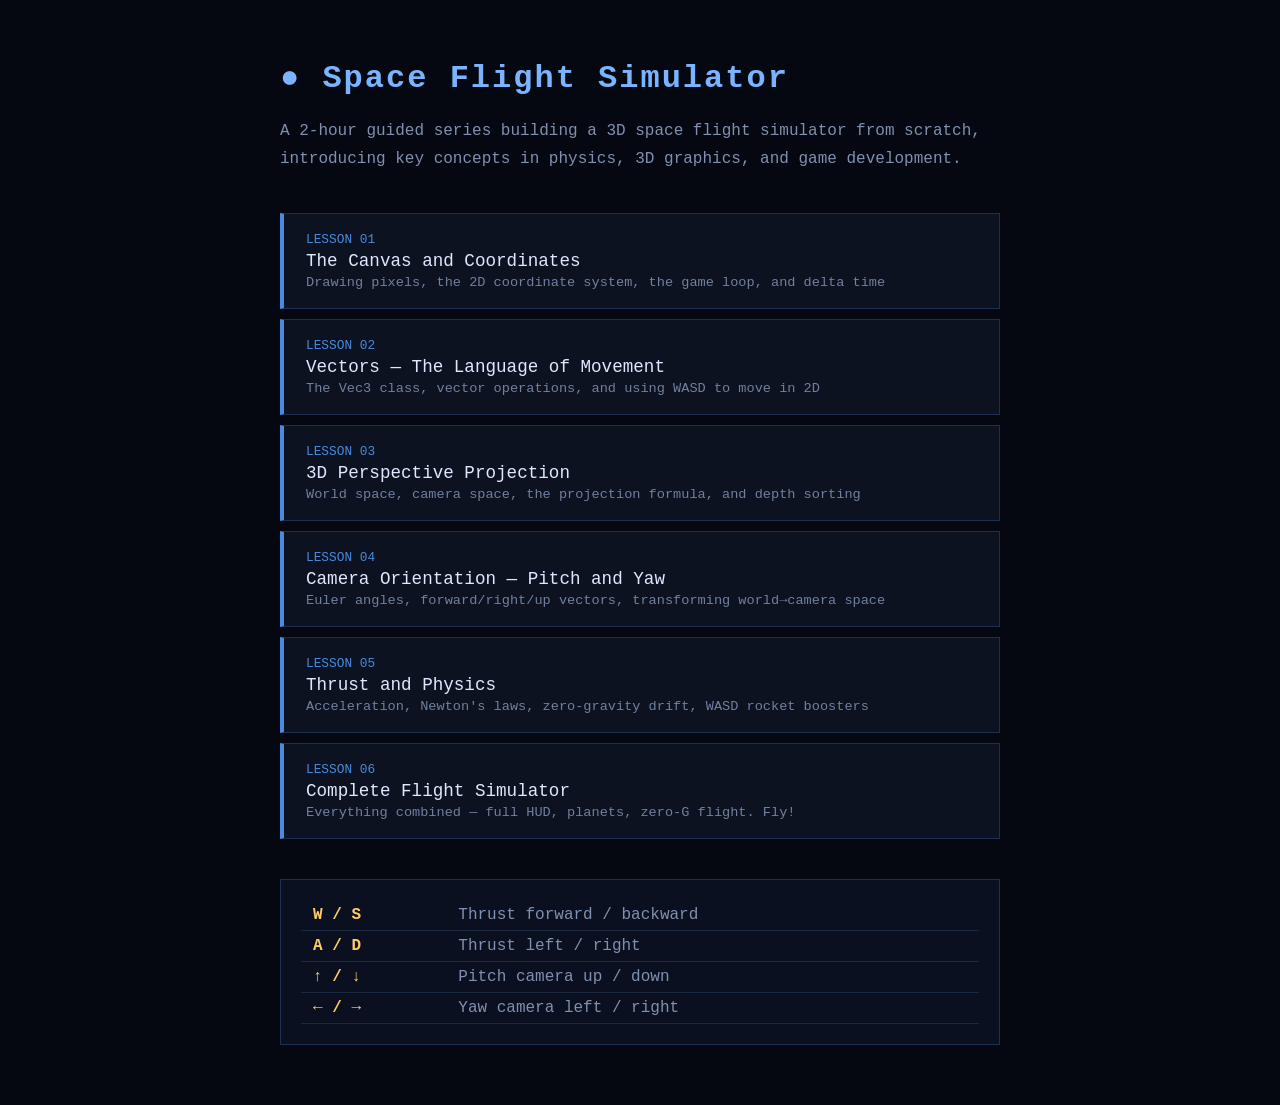
<file: space_flight_simulator/index.html>
<!DOCTYPE html>
<html lang="en">
<head>
  <meta charset="UTF-8">
  <title>Space Flight Simulator — Lesson Index</title>
  <style>
    body {
      background: #050810;
      color: #c8d0e8;
      font-family: 'Courier New', monospace;
      max-width: 720px;
      margin: 60px auto;
      padding: 0 20px;
    }
    h1 { color: #7ab4ff; letter-spacing: 2px; }
    p  { color: #8090b0; line-height: 1.7; }
    .lessons { margin-top: 40px; }
    .lesson {
      display: block;
      padding: 18px 22px;
      margin: 10px 0;
      background: #0c1220;
      border: 1px solid #1e3050;
      border-left: 4px solid #4a8adf;
      text-decoration: none;
      color: #c8d0e8;
      transition: border-color 0.2s, background 0.2s;
    }
    .lesson:hover { background: #112035; border-left-color: #7ab4ff; }
    .lesson .num  { color: #4a8adf; font-size: 0.8em; }
    .lesson .title { font-size: 1.1em; color: #e0e8ff; margin: 4px 0; }
    .lesson .desc  { font-size: 0.85em; color: #7080a0; }
    .controls {
      margin-top: 40px;
      padding: 20px;
      background: #0a1020;
      border: 1px solid #1e3050;
    }
    .controls table { border-collapse: collapse; width: 100%; }
    .controls td { padding: 6px 12px; border-bottom: 1px solid #1a2840; color: #8090b0; }
    .controls td:first-child { color: #ffcc66; font-weight: bold; }
  </style>
</head>
<body>

<h1>&#9679; Space Flight Simulator</h1>
<p>
  A 2-hour guided series building a 3D space flight simulator from scratch,
  introducing key concepts in physics, 3D graphics, and game development.
</p>

<div class="lessons">
  <a class="lesson" href="lesson_01_canvas/index.html">
    <div class="num">LESSON 01</div>
    <div class="title">The Canvas and Coordinates</div>
    <div class="desc">Drawing pixels, the 2D coordinate system, the game loop, and delta time</div>
  </a>
  <a class="lesson" href="lesson_02_vectors/index.html">
    <div class="num">LESSON 02</div>
    <div class="title">Vectors — The Language of Movement</div>
    <div class="desc">The Vec3 class, vector operations, and using WASD to move in 2D</div>
  </a>
  <a class="lesson" href="lesson_03_projection/index.html">
    <div class="num">LESSON 03</div>
    <div class="title">3D Perspective Projection</div>
    <div class="desc">World space, camera space, the projection formula, and depth sorting</div>
  </a>
  <a class="lesson" href="lesson_04_camera/index.html">
    <div class="num">LESSON 04</div>
    <div class="title">Camera Orientation — Pitch and Yaw</div>
    <div class="desc">Euler angles, forward/right/up vectors, transforming world→camera space</div>
  </a>
  <a class="lesson" href="lesson_05_physics/index.html">
    <div class="num">LESSON 05</div>
    <div class="title">Thrust and Physics</div>
    <div class="desc">Acceleration, Newton's laws, zero-gravity drift, WASD rocket boosters</div>
  </a>
  <a class="lesson" href="lesson_06_simulator/index.html">
    <div class="num">LESSON 06</div>
    <div class="title">Complete Flight Simulator</div>
    <div class="desc">Everything combined — full HUD, planets, zero-G flight. Fly!</div>
  </a>
</div>

<div class="controls">
  <table>
    <tr><td>W / S</td><td>Thrust forward / backward</td></tr>
    <tr><td>A / D</td><td>Thrust left / right</td></tr>
    <tr><td>↑ / ↓</td><td>Pitch camera up / down</td></tr>
    <tr><td>← / →</td><td>Yaw camera left / right</td></tr>
  </table>
</div>

</body>
</html>
</file>
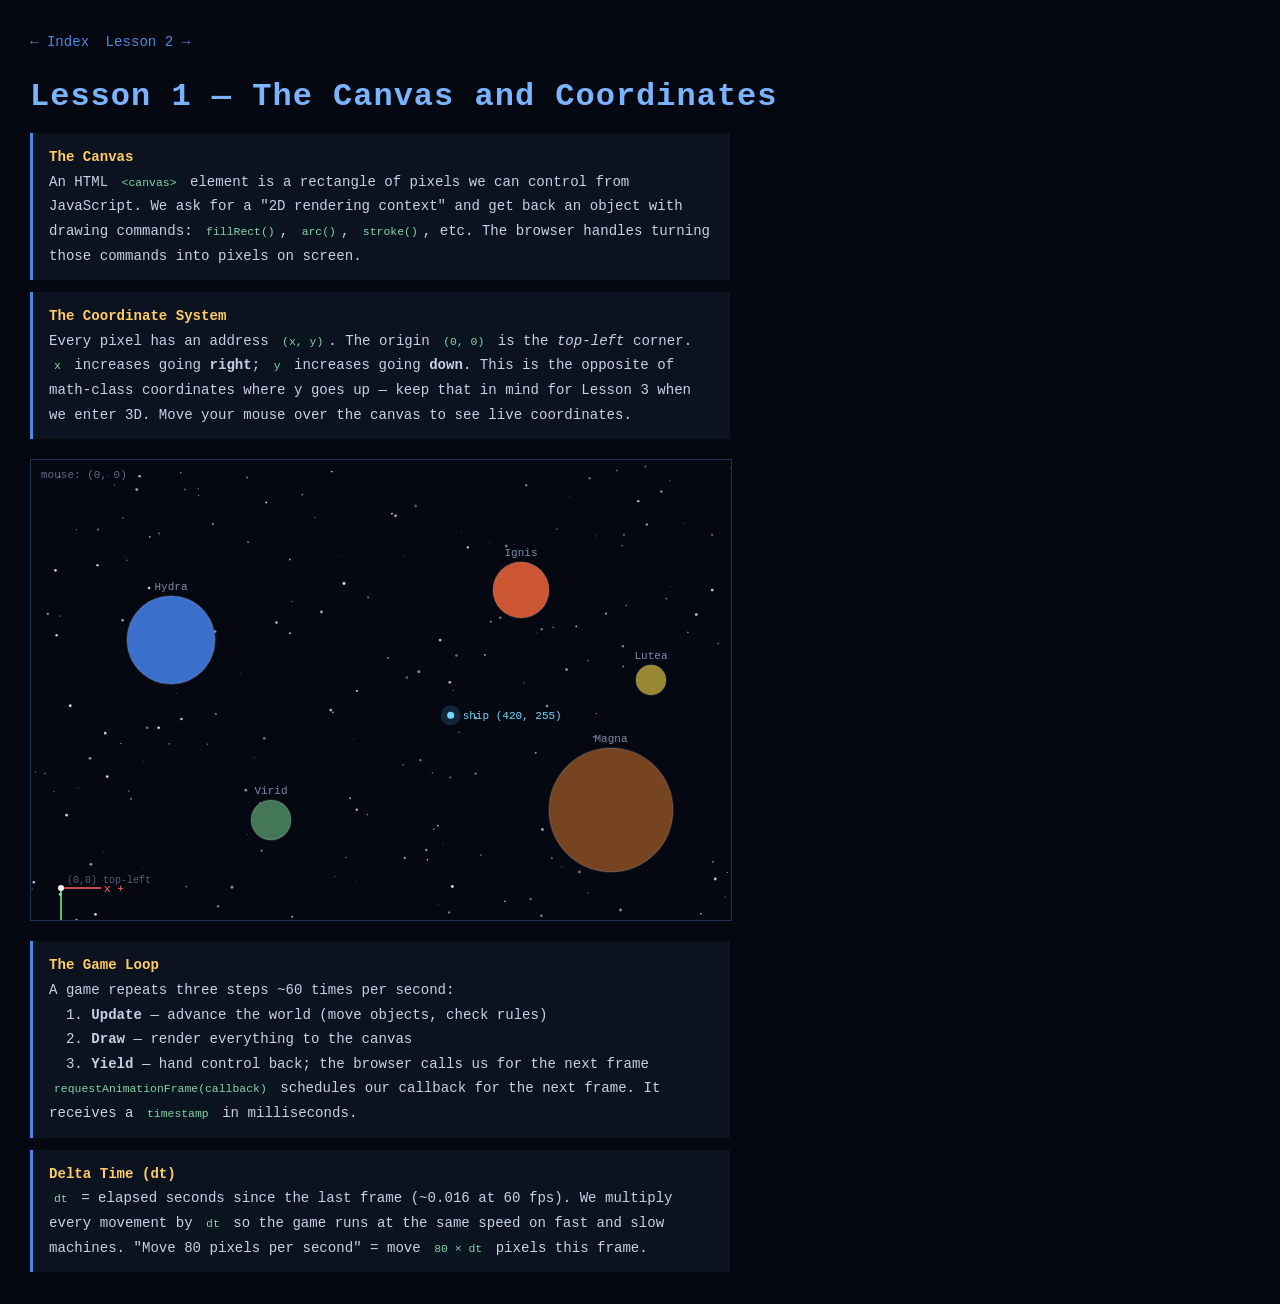
<file: space_flight_simulator/lesson_01_canvas/index.html>
<!DOCTYPE html>
<html lang="en">
<head>
  <meta charset="UTF-8">
  <title>Lesson 1 — Canvas &amp; Coordinates</title>
  <link rel="stylesheet" href="../common.css">
</head>
<body>

<nav>
  <a href="../index.html">← Index</a>
  <a href="../lesson_02_vectors/index.html">Lesson 2 →</a>
</nav>

<h1>Lesson 1 — The Canvas and Coordinates</h1>

<div class="card">
  <span class="label">The Canvas</span><br>
  An HTML <code>&lt;canvas&gt;</code> element is a rectangle of pixels we can control from JavaScript.
  We ask for a "2D rendering context" and get back an object with drawing commands:
  <code>fillRect()</code>, <code>arc()</code>, <code>stroke()</code>, etc.
  The browser handles turning those commands into pixels on screen.
</div>

<div class="card">
  <span class="label">The Coordinate System</span><br>
  Every pixel has an address <code>(x, y)</code>. The origin <code>(0, 0)</code> is the
  <em>top-left</em> corner. <code>x</code> increases going <strong>right</strong>;
  <code>y</code> increases going <strong>down</strong>. This is the opposite of math-class
  coordinates where y goes up — keep that in mind for Lesson 3 when we enter 3D.
  Move your mouse over the canvas to see live coordinates.
</div>

<canvas id="canvas" width="700" height="460"></canvas>

<div class="card">
  <span class="label">The Game Loop</span><br>
  A game repeats three steps ~60 times per second:<br>
  &nbsp; 1. <strong>Update</strong> — advance the world (move objects, check rules)<br>
  &nbsp; 2. <strong>Draw</strong> — render everything to the canvas<br>
  &nbsp; 3. <strong>Yield</strong> — hand control back; the browser calls us for the next frame<br>
  <code>requestAnimationFrame(callback)</code> schedules our callback for the next frame.
  It receives a <code>timestamp</code> in milliseconds.
</div>

<div class="card">
  <span class="label">Delta Time (dt)</span><br>
  <code>dt</code> = elapsed seconds since the last frame (~0.016 at 60 fps).
  We multiply every movement by <code>dt</code> so the game runs at the same speed on fast
  and slow machines. "Move 80 pixels per second" = move <code>80 × dt</code> pixels this frame.
</div>

<script src="main.js"></script>
</body>
</html>
</file>
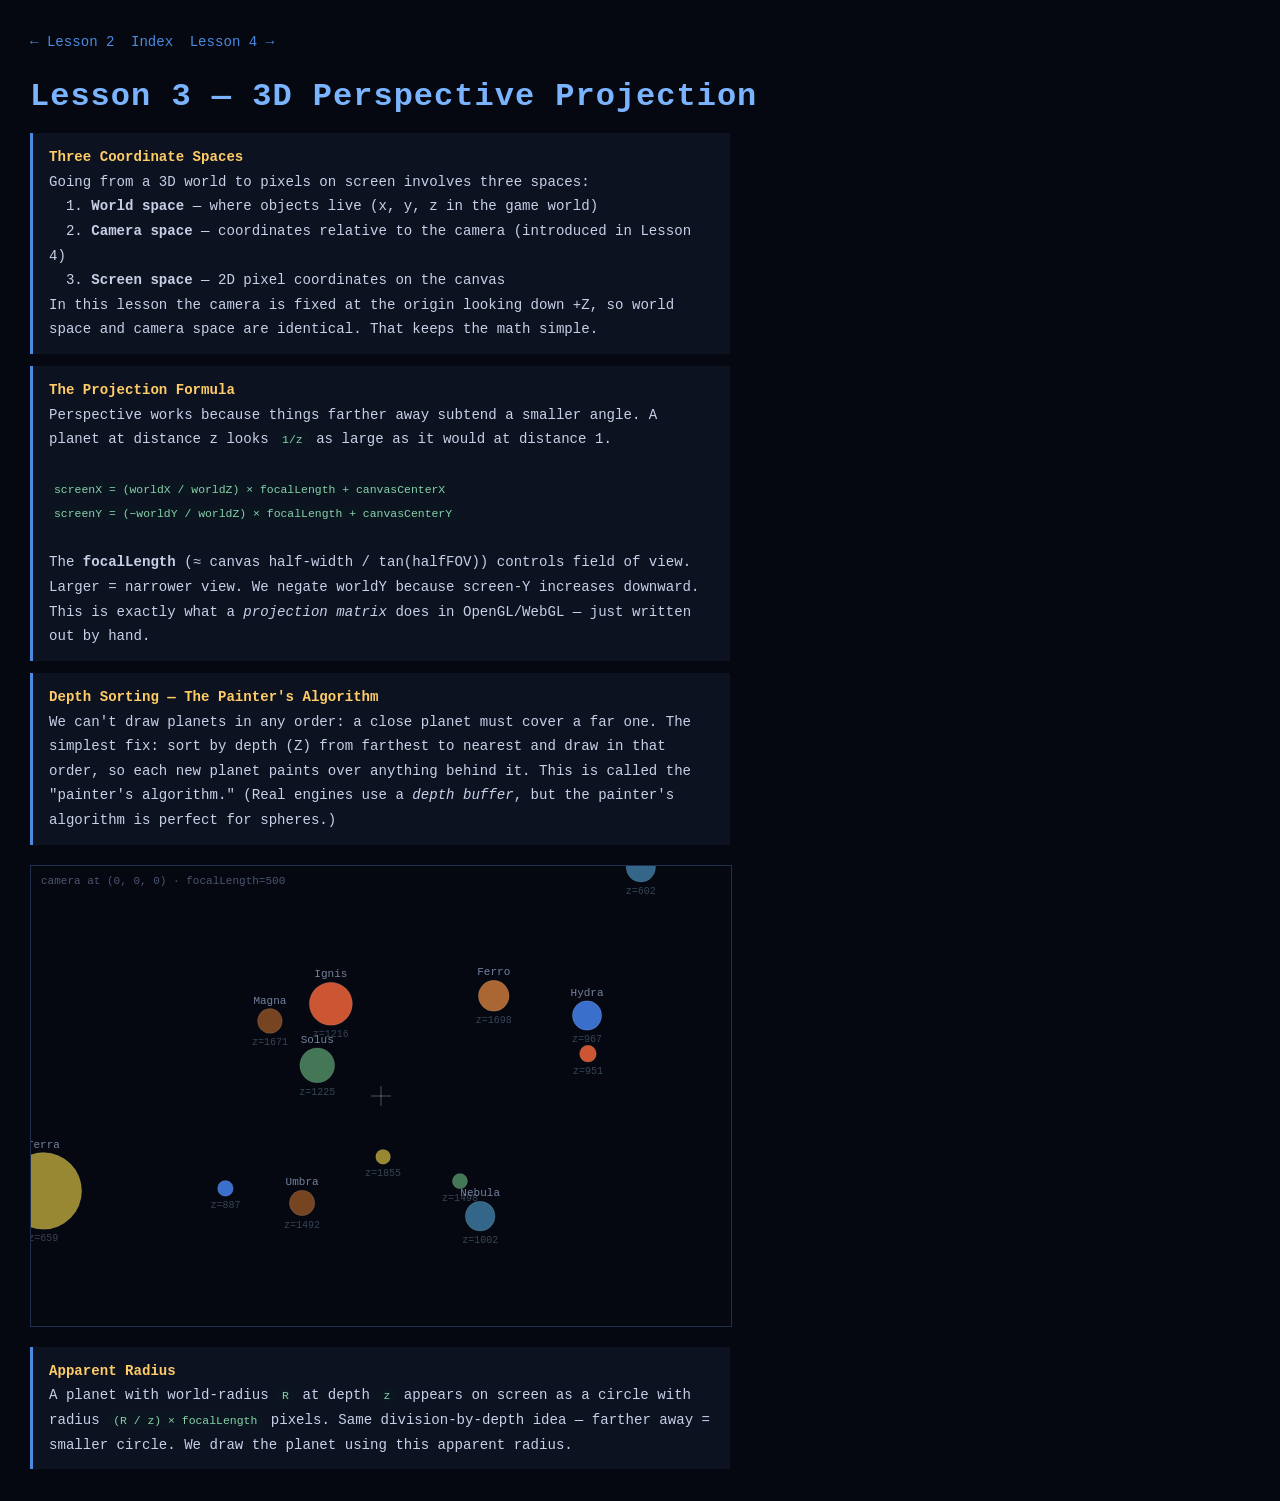
<file: space_flight_simulator/lesson_03_projection/index.html>
<!DOCTYPE html>
<html lang="en">
<head>
  <meta charset="UTF-8">
  <title>Lesson 3 — 3D Projection</title>
  <link rel="stylesheet" href="../common.css">
</head>
<body>

<nav>
  <a href="../lesson_02_vectors/index.html">← Lesson 2</a>
  <a href="../index.html">Index</a>
  <a href="../lesson_04_camera/index.html">Lesson 4 →</a>
</nav>

<h1>Lesson 3 — 3D Perspective Projection</h1>

<div class="card">
  <span class="label">Three Coordinate Spaces</span><br>
  Going from a 3D world to pixels on screen involves three spaces:<br>
  &nbsp; 1. <strong>World space</strong> — where objects live (x, y, z in the game world)<br>
  &nbsp; 2. <strong>Camera space</strong> — coordinates relative to the camera (introduced in Lesson 4)<br>
  &nbsp; 3. <strong>Screen space</strong> — 2D pixel coordinates on the canvas<br>
  In this lesson the camera is fixed at the origin looking down +Z, so world space and
  camera space are identical. That keeps the math simple.
</div>

<div class="card">
  <span class="label">The Projection Formula</span><br>
  Perspective works because things farther away subtend a smaller angle.
  A planet at distance z looks <code>1/z</code> as large as it would at distance 1.<br><br>
  <code>screenX = (worldX / worldZ) × focalLength + canvasCenterX</code><br>
  <code>screenY = (−worldY / worldZ) × focalLength + canvasCenterY</code><br><br>
  The <strong>focalLength</strong> (≈ canvas half-width / tan(halfFOV)) controls field of view.
  Larger = narrower view. We negate worldY because screen-Y increases downward.
  This is exactly what a <em>projection matrix</em> does in OpenGL/WebGL — just written out by hand.
</div>

<div class="card">
  <span class="label">Depth Sorting — The Painter's Algorithm</span><br>
  We can't draw planets in any order: a close planet must cover a far one.
  The simplest fix: sort by depth (Z) from farthest to nearest and draw in that order,
  so each new planet paints over anything behind it. This is called the "painter's algorithm."
  (Real engines use a <em>depth buffer</em>, but the painter's algorithm is perfect for spheres.)
</div>

<canvas id="canvas" width="700" height="460"></canvas>

<div class="card">
  <span class="label">Apparent Radius</span><br>
  A planet with world-radius <code>R</code> at depth <code>z</code> appears on screen as a
  circle with radius <code>(R / z) × focalLength</code> pixels. Same division-by-depth idea —
  farther away = smaller circle. We draw the planet using this apparent radius.
</div>

<script src="main.js"></script>
</body>
</html>
</file>
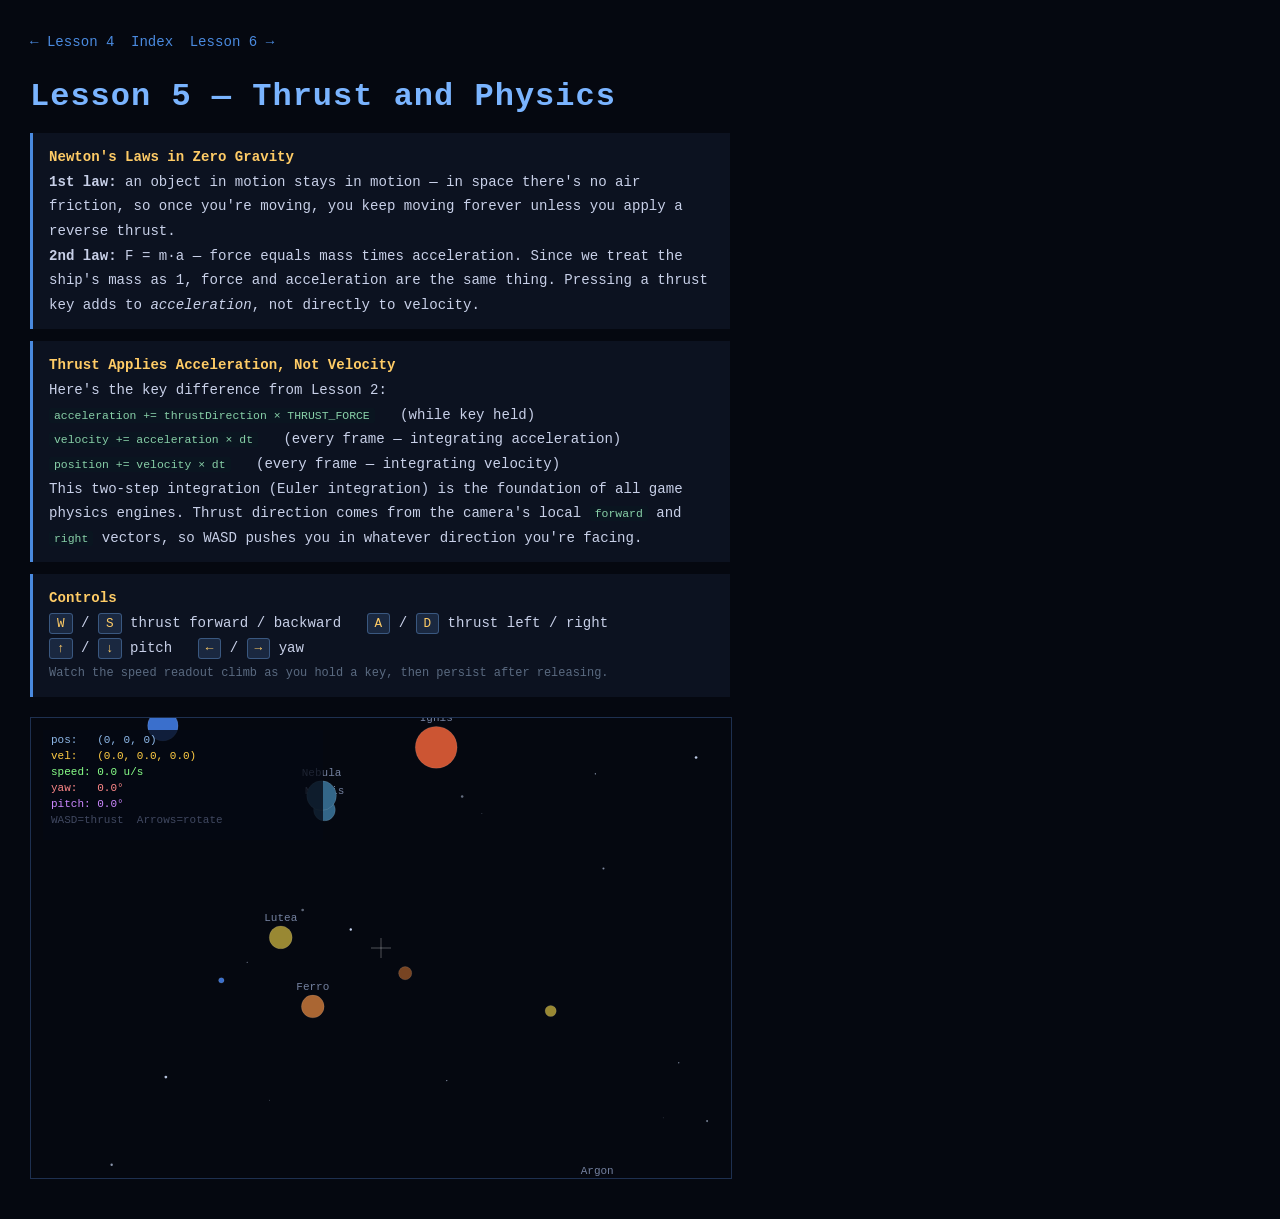
<file: space_flight_simulator/lesson_05_physics/index.html>
<!DOCTYPE html>
<html lang="en">
<head>
  <meta charset="UTF-8">
  <title>Lesson 5 — Thrust &amp; Physics</title>
  <link rel="stylesheet" href="../common.css">
</head>
<body>

<nav>
  <a href="../lesson_04_camera/index.html">← Lesson 4</a>
  <a href="../index.html">Index</a>
  <a href="../lesson_06_simulator/index.html">Lesson 6 →</a>
</nav>

<h1>Lesson 5 — Thrust and Physics</h1>

<div class="card">
  <span class="label">Newton's Laws in Zero Gravity</span><br>
  <strong>1st law:</strong> an object in motion stays in motion — in space there's no air friction,
  so once you're moving, you keep moving forever unless you apply a reverse thrust.<br>
  <strong>2nd law:</strong> F = m·a — force equals mass times acceleration.
  Since we treat the ship's mass as 1, force and acceleration are the same thing.
  Pressing a thrust key adds to <em>acceleration</em>, not directly to velocity.
</div>

<div class="card">
  <span class="label">Thrust Applies Acceleration, Not Velocity</span><br>
  Here's the key difference from Lesson 2:<br>
  <code>acceleration += thrustDirection × THRUST_FORCE</code> &nbsp; (while key held)<br>
  <code>velocity += acceleration × dt</code> &nbsp; (every frame — integrating acceleration)<br>
  <code>position += velocity × dt</code> &nbsp; (every frame — integrating velocity)<br>
  This two-step integration (Euler integration) is the foundation of all game physics engines.
  Thrust direction comes from the camera's local <code>forward</code> and <code>right</code> vectors,
  so WASD pushes you in whatever direction you're facing.
</div>

<div class="card">
  <span class="label">Controls</span><br>
  <kbd>W</kbd> / <kbd>S</kbd> thrust forward / backward &nbsp;
  <kbd>A</kbd> / <kbd>D</kbd> thrust left / right<br>
  <kbd>↑</kbd> / <kbd>↓</kbd> pitch &nbsp; <kbd>←</kbd> / <kbd>→</kbd> yaw<br>
  <span class="dim">Watch the speed readout climb as you hold a key, then persist after releasing.</span>
</div>

<canvas id="canvas" width="700" height="460"></canvas>

<script src="main.js"></script>
</body>
</html>
</file>
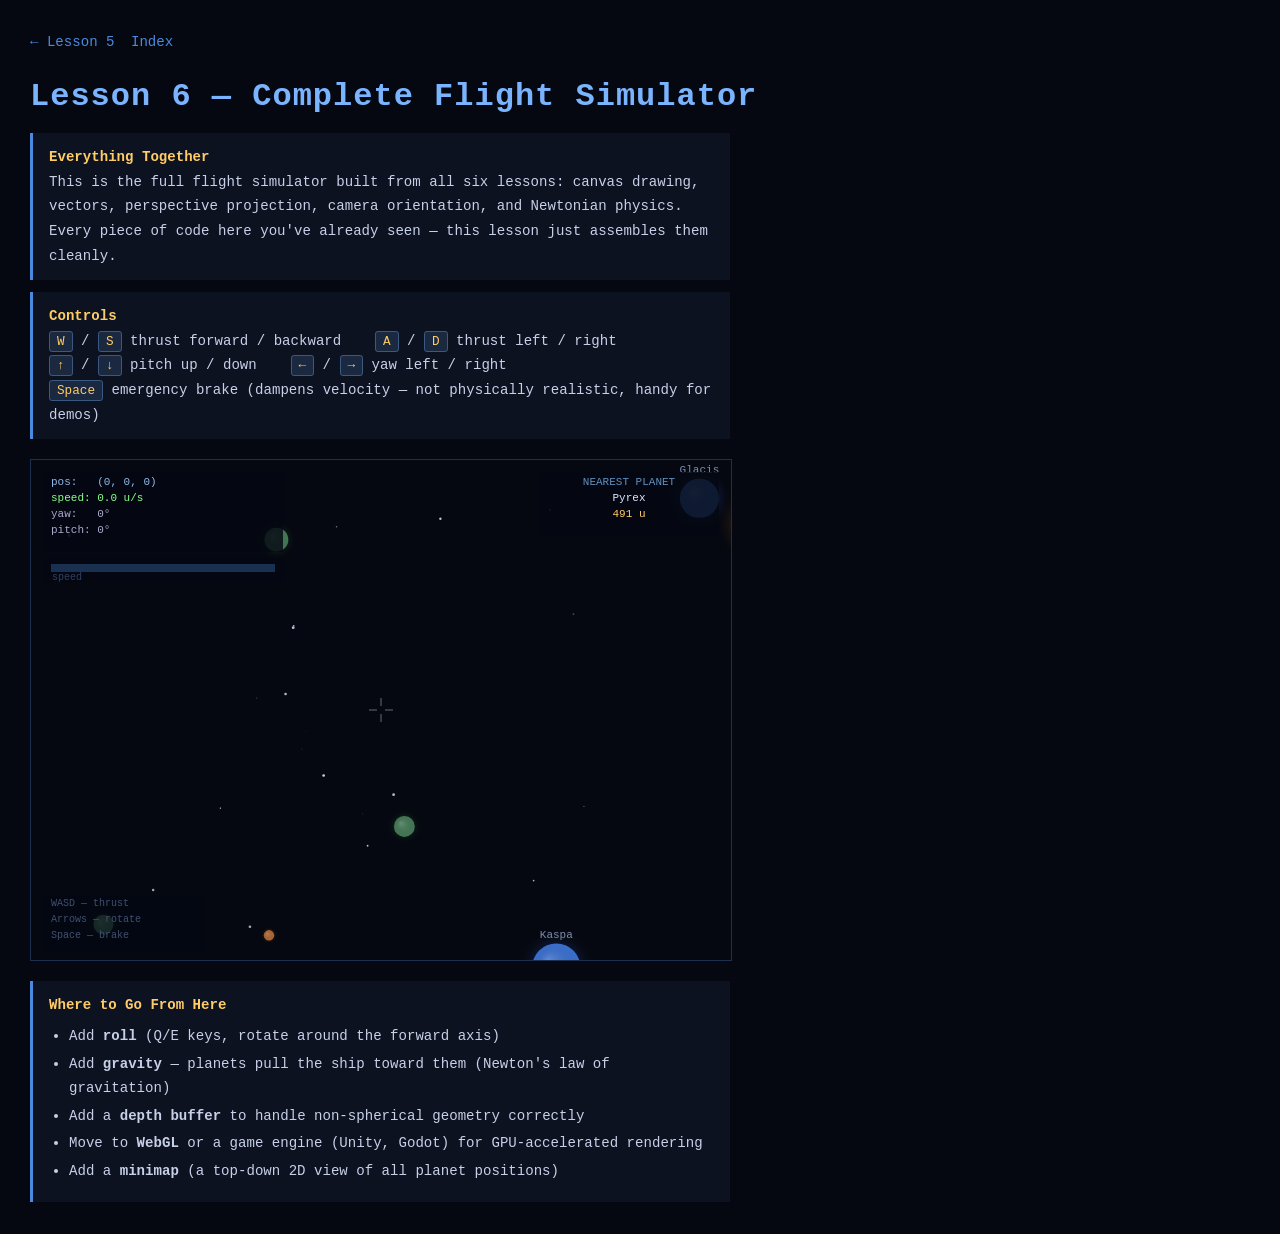
<file: space_flight_simulator/lesson_06_simulator/index.html>
<!DOCTYPE html>
<html lang="en">
<head>
  <meta charset="UTF-8">
  <title>Lesson 6 — Flight Simulator</title>
  <link rel="stylesheet" href="../common.css">
  <style>
    /* Extra style: canvas gets a crosshair cursor */
    canvas { cursor: none; }
  </style>
</head>
<body>

<nav>
  <a href="../lesson_05_physics/index.html">← Lesson 5</a>
  <a href="../index.html">Index</a>
</nav>

<h1>Lesson 6 — Complete Flight Simulator</h1>

<div class="card">
  <span class="label">Everything Together</span><br>
  This is the full flight simulator built from all six lessons:
  canvas drawing, vectors, perspective projection, camera orientation, and Newtonian physics.
  Every piece of code here you've already seen — this lesson just assembles them cleanly.
</div>

<div class="card">
  <span class="label">Controls</span><br>
  <kbd>W</kbd> / <kbd>S</kbd> thrust forward / backward &nbsp;&nbsp;
  <kbd>A</kbd> / <kbd>D</kbd> thrust left / right<br>
  <kbd>↑</kbd> / <kbd>↓</kbd> pitch up / down &nbsp;&nbsp;
  <kbd>←</kbd> / <kbd>→</kbd> yaw left / right<br>
  <kbd>Space</kbd> emergency brake (dampens velocity — not physically realistic, handy for demos)
</div>

<canvas id="canvas" width="700" height="500"></canvas>

<div class="card">
  <span class="label">Where to Go From Here</span><br>
  <ul>
    <li>Add <strong>roll</strong> (Q/E keys, rotate around the forward axis)</li>
    <li>Add <strong>gravity</strong> — planets pull the ship toward them (Newton's law of gravitation)</li>
    <li>Add a <strong>depth buffer</strong> to handle non-spherical geometry correctly</li>
    <li>Move to <strong>WebGL</strong> or a game engine (Unity, Godot) for GPU-accelerated rendering</li>
    <li>Add a <strong>minimap</strong> (a top-down 2D view of all planet positions)</li>
  </ul>
</div>

<script src="main.js"></script>
</body>
</html>
</file>
<file: space_flight_simulator/common.css>
/* ============================================================
   common.css  — shared styles for all lessons
   Linked from each lesson's index.html with:  ../common.css
   ============================================================ */

/* Reset and base */
* { box-sizing: border-box; margin: 0; padding: 0; }

body {
  background: #050810;
  color: #c8d0e8;
  font-family: 'Courier New', monospace;
  padding: 20px 30px;
  line-height: 1.5;
}

h1 {
  color: #7ab4ff;
  letter-spacing: 1px;
  margin-bottom: 8px;
}

h2 {
  color: #afd0ff;
  font-size: 1em;
  margin-top: 28px;
  margin-bottom: 6px;
}

/* The canvas sits on its own line with a subtle border */
canvas {
  border: 1px solid #1e3050;
  display: block;
  margin: 20px 0;
  cursor: crosshair;
}

/* Explanation cards — the blue-left-border boxes */
.card {
  background: #0c1220;
  border-left: 3px solid #4a8adf;
  padding: 12px 16px;
  margin: 12px 0;
  font-size: 0.88em;
  line-height: 1.75;
  max-width: 700px;
}

/* Gold bold concept name inside a card */
.label { color: #ffcc66; font-weight: bold; }

/* Inline code snippets */
code {
  color: #88d0a8;
  background: #0a1520;
  padding: 1px 5px;
  border-radius: 2px;
}

/* Links */
a { color: #4a8adf; text-decoration: none; }
a:hover { color: #7ab4ff; }

/* Lesson navigation bar at the top */
nav {
  margin: 12px 0 20px;
  font-size: 0.88em;
  color: #4a6080;
}
nav a { margin-right: 8px; }

/* Keyboard key labels */
kbd {
  background: #1a2840;
  border: 1px solid #3a5880;
  padding: 2px 7px;
  border-radius: 3px;
  font-family: inherit;
  font-size: 0.9em;
  color: #ffcc66;
}

/* Lists inside cards */
.card ul { padding-left: 20px; margin: 6px 0; }
.card li { margin: 3px 0; }

/* Dim secondary text */
.dim { color: #5a6a80; font-size: 0.85em; }
</file>
